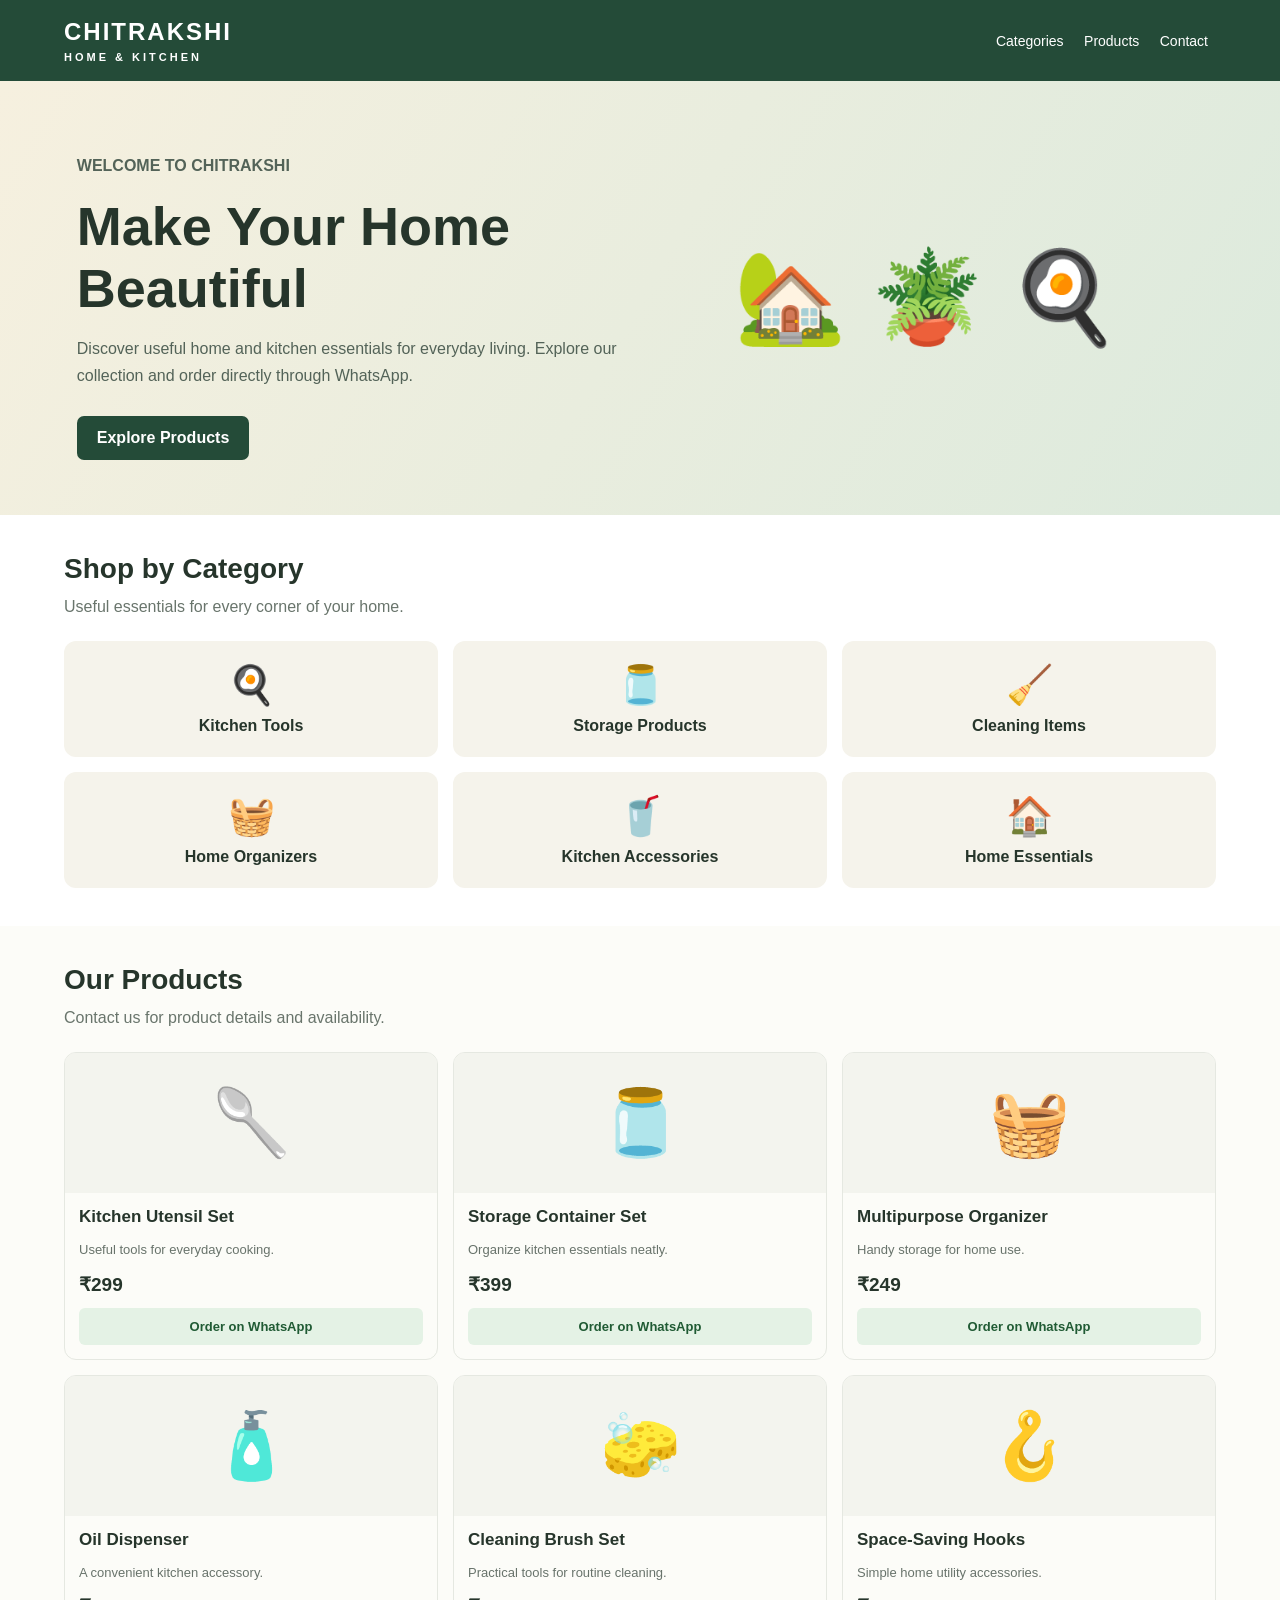
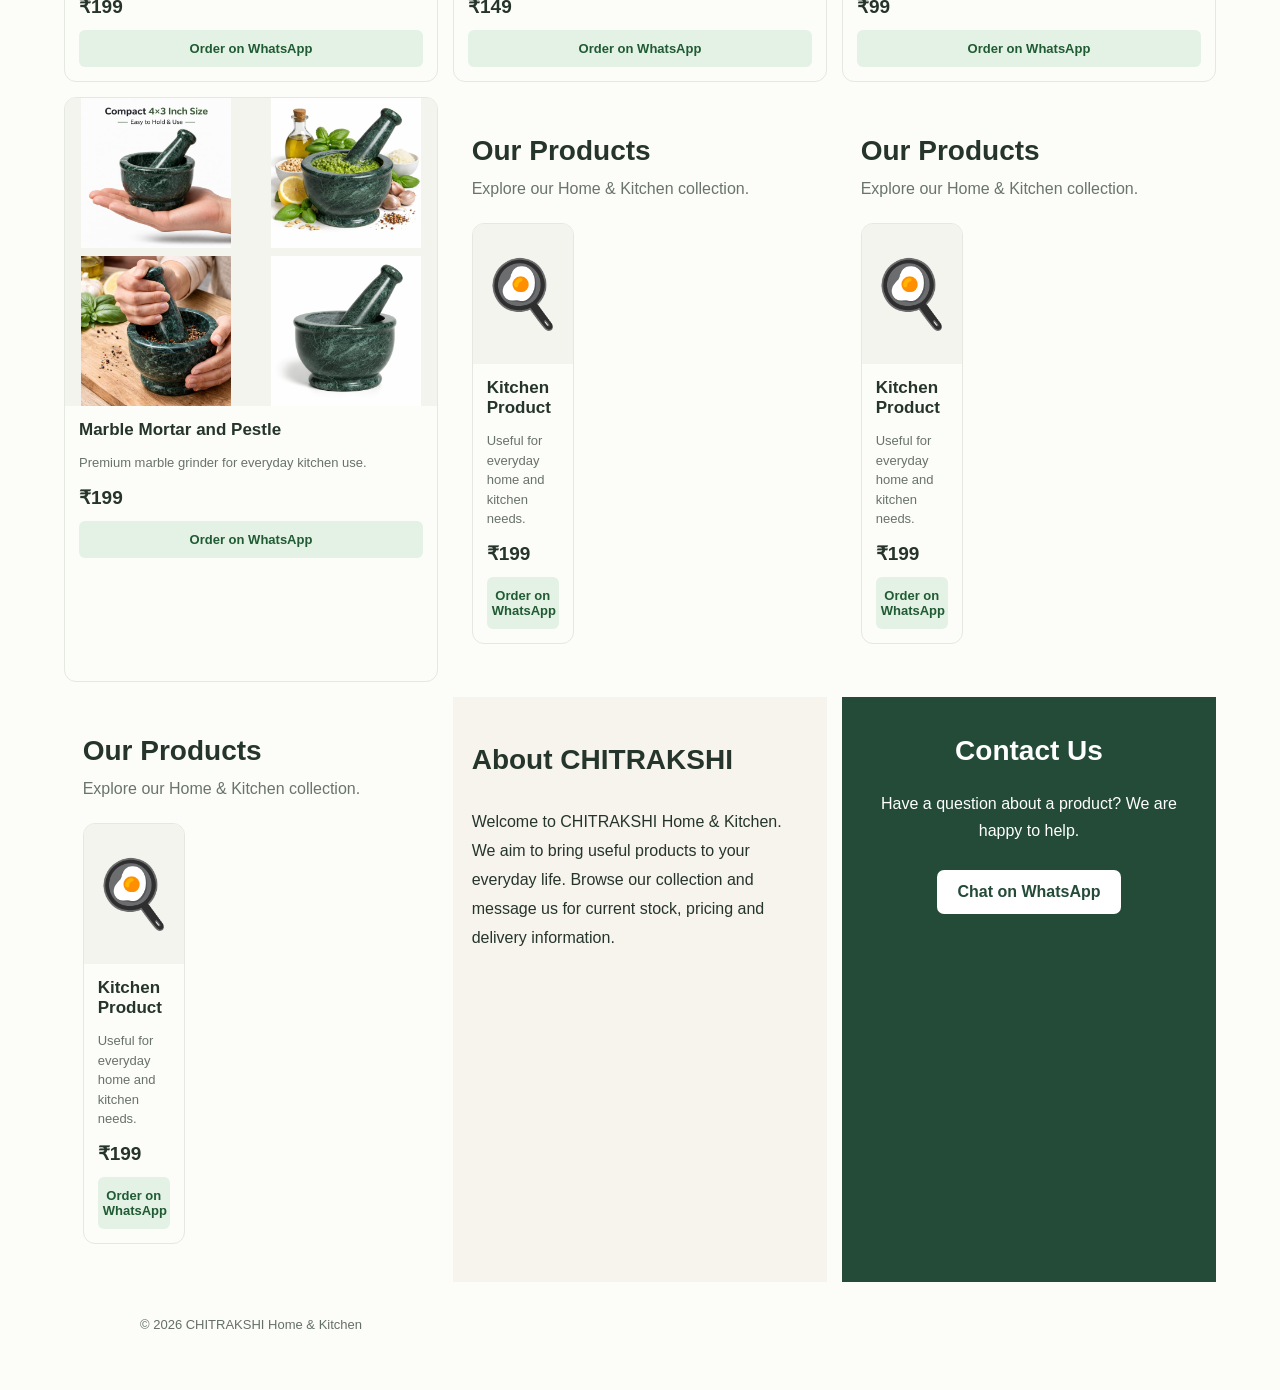
<file: index.html>
<!DOCTYPE html>
<html lang="en">
<head>
<meta charset="UTF-8">
<meta name="viewport" content="width=device-width, initial-scale=1.0">
<title>CHITRAKSHI | Home & Kitchen</title>
<style>
*{box-sizing:border-box}
body{margin:0;font-family:Arial,sans-serif;color:#26352b;background:#fff}
header{background:#244b38;color:white;padding:18px 5%;display:flex;justify-content:space-between;align-items:center;flex-wrap:wrap;gap:12px}
.logo{font-size:24px;font-weight:bold;letter-spacing:2px}
.logo small{display:block;font-size:11px;letter-spacing:3px;margin-top:5px}
nav a{color:white;text-decoration:none;margin:8px;font-size:14px}
.hero{padding:55px 6%;background:linear-gradient(120deg,#f6f0df,#dceadd);display:flex;align-items:center;justify-content:space-between;gap:20px;flex-wrap:wrap}
.hero div{flex:1;min-width:240px}
.hero h1{font-size:clamp(34px,6vw,54px);margin:12px 0}
.hero p{line-height:1.7;color:#536358}
.art{text-align:center;font-size:90px}
.btn{display:inline-block;background:#244b38;color:white;text-decoration:none;padding:13px 20px;border-radius:7px;margin-top:10px;font-weight:bold}
section{padding:38px 5%}
h2{font-size:28px;margin-top:0}
.sub{color:#69756c;margin-top:-10px;margin-bottom:25px}
.categories,.products{display:grid;grid-template-columns:repeat(3,1fr);gap:15px}
.category{text-align:center;background:#f5f3eb;padding:22px 8px;border-radius:12px;font-weight:bold}
.category span{display:block;font-size:38px;margin-bottom:10px}
.products{grid-template-columns:repeat(3,1fr)}
.product{border:1px solid #e5e8e1;border-radius:12px;overflow:hidden}
.pic{background:#f3f4ee;min-height:140px;display:flex;align-items:center;justify-content:center;font-size:65px}
.info{padding:14px}
.info h3{margin:0 0 8px;font-size:17px}
.info p{color:#68736b;font-size:13px;line-height:1.5}
.price{font-size:19px;font-weight:bold}
.order{display:block;background:#e4f2e5;color:#205b34;text-decoration:none;text-align:center;padding:11px 5px;border-radius:6px;font-size:13px;font-weight:bold;margin-top:12px}
.about{background:#f6f4ed;line-height:1.8}
.contact{background:#244b38;color:white;text-align:center}
.contact p{line-height:1.7}
footer{text-align:center;padding:20px;color:#657068;font-size:13px}
@media(max-width:600px){.categories{grid-template-columns:repeat(2,1fr)}.products{grid-template-columns:repeat(2,minmax(0,1fr));gap:10px}.pic{min-height:110px;font-size:48px}.info{padding:10px}.info h3{font-size:15px}.hero{padding:38px 5%}.art{font-size:65px}nav a{margin:4px}}
</style>
</head>
<body>
<header>
<div class="logo">CHITRAKSHI<small>HOME & KITCHEN</small></div>
<nav>
<a href="#categories">Categories</a>
<a href="#products">Products</a>
<a href="#contact">Contact</a>
</nav>
</header>

<div class="hero">
<div>
<p><b>WELCOME TO CHITRAKSHI</b></p>
<h1>Make Your Home Beautiful</h1>
<p>Discover useful home and kitchen essentials for everyday living. Explore our collection and order directly through WhatsApp.</p>
<a class="btn" href="#products">Explore Products</a>
</div>
<div class="art">🏡 🪴 🍳</div>
</div>

<section id="categories">
<h2>Shop by Category</h2>
<p class="sub">Useful essentials for every corner of your home.</p>
<div class="categories">
<div class="category"><span>🍳</span>Kitchen Tools</div>
<div class="category"><span>🫙</span>Storage Products</div>
<div class="category"><span>🧹</span>Cleaning Items</div>
<div class="category"><span>🧺</span>Home Organizers</div>
<div class="category"><span>🥤</span>Kitchen Accessories</div>
<div class="category"><span>🏠</span>Home Essentials</div>
</div>
</section>

<section id="products" style="background:#fcfcf8">
<h2>Our Products</h2>
<p class="sub">Contact us for product details and availability.</p>
<div class="products">

<div class="product">
<div class="pic">🥄</div>
<div class="info"><h3>Kitchen Utensil Set</h3><p>Useful tools for everyday cooking.</p><div class="price">₹299</div>
<a class="order" href="https://wa.me/918690012149?text=I%20want%20Kitchen%20Utensil%20Set">Order on WhatsApp</a></div>
</div>

<div class="product">
<div class="pic">🫙</div>
<div class="info"><h3>Storage Container Set</h3><p>Organize kitchen essentials neatly.</p><div class="price">₹399</div>
<a class="order" href="https://wa.me/918690012149?text=I%20want%20Storage%20Container%20Set">Order on WhatsApp</a></div>
</div>

<div class="product">
<div class="pic">🧺</div>
<div class="info"><h3>Multipurpose Organizer</h3><p>Handy storage for home use.</p><div class="price">₹249</div>
<a class="order" href="https://wa.me/918690012149?text=I%20want%20Multipurpose%20Organizer">Order on WhatsApp</a></div>
</div>

<div class="product">
<div class="pic">🧴</div>
<div class="info"><h3>Oil Dispenser</h3><p>A convenient kitchen accessory.</p><div class="price">₹199</div>
<a class="order" href="https://wa.me/918690012149?text=I%20want%20Oil%20Dispenser">Order on WhatsApp</a></div>
</div>

<div class="product">
<div class="pic">🧽</div>
<div class="info"><h3>Cleaning Brush Set</h3><p>Practical tools for routine cleaning.</p><div class="price">₹149</div>
<a class="order" href="https://wa.me/918690012149?text=I%20want%20Cleaning%20Brush%20Set">Order on WhatsApp</a></div>
</div>

<div class="product">
<div class="pic">🪝</div>
<div class="info"><h3>Space-Saving Hooks</h3><p>Simple home utility accessories.</p><div class="price">₹99</div>
<a class="order" href="https://wa.me/918690012149?text=I%20want%20Space-Saving%20Hooks">Order on WhatsApp</a></div>
</div>
<div class="product" onclick="window.location.href='product-mortar.html'" style="cursor:pointer;">

  <div class="pic" style="display:grid;grid-template-columns:1fr 1fr;gap:8px;">
    <img src="mortar1.jpg" alt="Marble Mortar Photo 1" style="width:100%;height:150px;object-fit:contain;">
    <img src="mortar2.jpg" alt="Marble Mortar Photo 2" style="width:100%;height:150px;object-fit:contain;">
    <img src="mortar3.jpg" alt="Marble Mortar Photo 3" style="width:100%;height:150px;object-fit:contain;">
    <img src="mortar4.jpg" alt="Marble Mortar Photo 4" style="width:100%;height:150px;object-fit:contain;">
  </div>

  <div class="info">
    <h3>Marble Mortar and Pestle</h3>
    <p>Premium marble grinder for everyday kitchen use.</p>
    <div class="price">₹199</div>
    <a class="order" onclick="event.stopPropagation();" href="https://wa.me/918690012149?text=I%20want%20Marble%20Mortar%20and%20Pestle">Order on WhatsApp</a>
  </div>

</div>

<section id="products">
  <h2>Our Products</h2>
  <p class="sub">Explore our Home & Kitchen collection.</p>

  <div class="products">

    <div class="product">
      <div class="pic">🍳</div>
      <div class="info">
        <h3>Kitchen Product</h3>
        <p>Useful for everyday home and kitchen needs.</p>
        <div class="price">₹199</div>
        <a class="order"
           href="https://wa.me/918690012149?text=I%20want%20to%20order%20Kitchen%20Product">
          Order on WhatsApp
        </a>
      </div>
    </div>

  </div>
</section>

<section id="products">
  <h2>Our Products</h2>
  <p class="sub">Explore our Home & Kitchen collection.</p>

  <div class="products">

    <div class="product">
      <div class="pic">🍳</div>
      <div class="info">
        <h3>Kitchen Product</h3>
        <p>Useful for everyday home and kitchen needs.</p>
        <div class="price">₹199</div>
        <a class="order"
           href="https://wa.me/918690012149?text=I%20want%20to%20order%20Kitchen%20Product">
          Order on WhatsApp
        </a>
      </div>
    </div>

  </div>
</section>
  
<section id="products">
  <h2>Our Products</h2>
  <p class="sub">Explore our Home & Kitchen collection.</p>

  <div class="products">
    <div class="product">
      <div class="pic">🍳</div>
      <div class="info">
        <h3>Kitchen Product</h3>
        <p>Useful for everyday home and kitchen needs.</p>
        <div class="price">₹199</div>
        <a class="order"
           href="https://wa.me/918690012149?text=I%20want%20to%20order%20Kitchen%20Product">
          Order on WhatsApp
        </a>
      </div>
    </div>
  </div>
</section>

<section class="about">
<h2>About CHITRAKSHI</h2>
<p>Welcome to CHITRAKSHI Home & Kitchen. We aim to bring useful products to your everyday life. Browse our collection and message us for current stock, pricing and delivery information.</p>
</section>

<section id="contact" class="contact">
<h2>Contact Us</h2>
<p>Have a question about a product? We are happy to help.</p>
<a class="btn" style="background:white;color:#244b38" href="https://wa.me/918690012149">Chat on WhatsApp</a>
</section>

<footer>© 2026 CHITRAKSHI Home & Kitchen</footer>
</body>
</html>
</file>
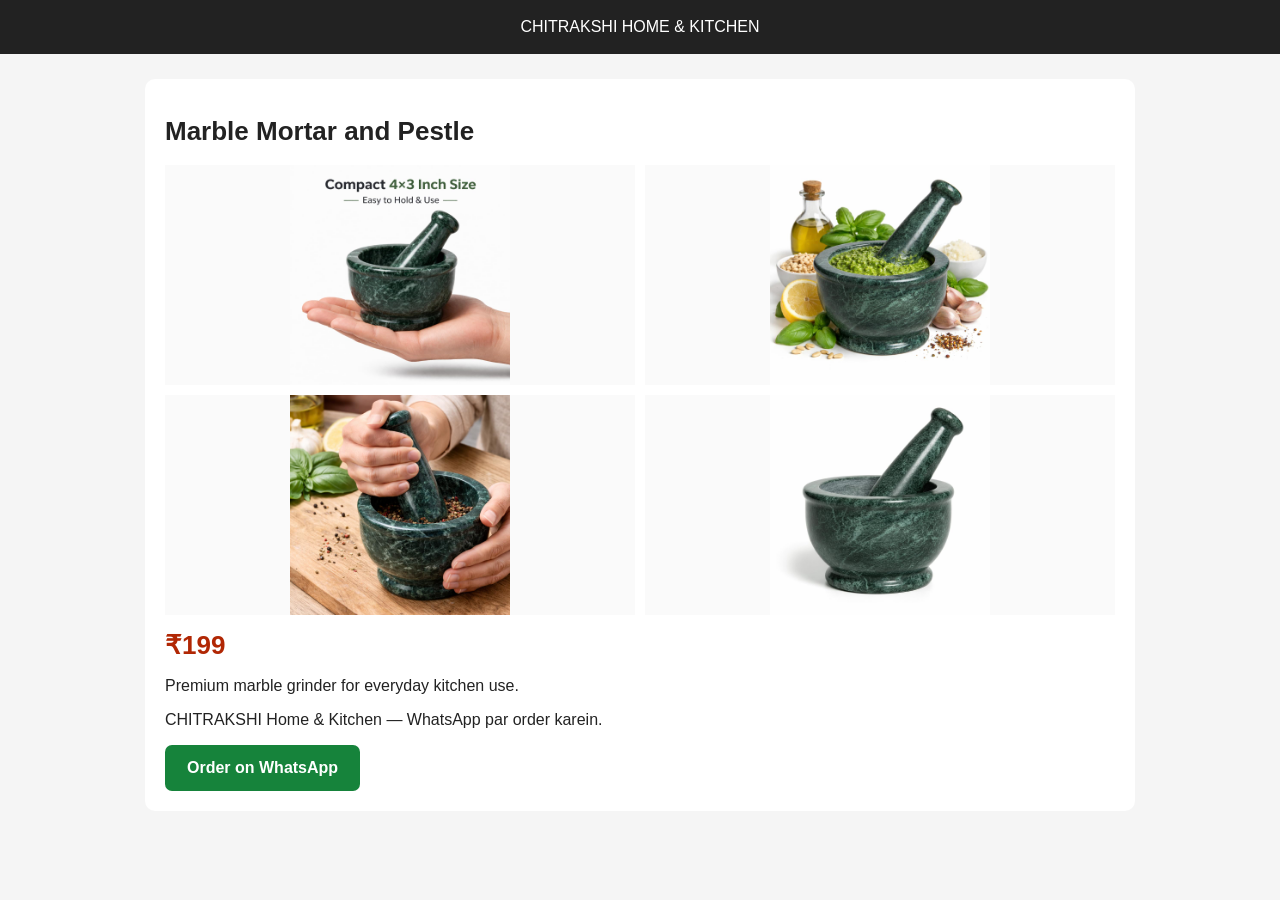
<file: product-mortar.html>
<!DOCTYPE html>
<html lang="en">
<head>
<meta charset="UTF-8">
<meta name="viewport" content="width=device-width, initial-scale=1.0">
<title>Marble Mortar and Pestle | CHITRAKSHI</title>
<style>
body{font-family:Arial,sans-serif;margin:0;background:#f5f5f5;color:#222}
header{background:#222;color:white;padding:18px;text-align:center}
main{max-width:950px;margin:25px auto;padding:20px;background:white;border-radius:10px}
.gallery{display:grid;grid-template-columns:repeat(2,minmax(0,1fr));gap:10px}
.gallery img{width:100%;height:220px;object-fit:contain;background:#fafafa;cursor:pointer}
h1{font-size:26px}
.price{font-size:26px;color:#b12704;font-weight:bold;margin:15px 0}
.order{display:inline-block;background:#16833b;color:white;text-decoration:none;padding:14px 22px;border-radius:7px;font-weight:bold}
@media(max-width:600px){main{margin:10px;padding:12px}.gallery img{height:150px}h1{font-size:22px}}
</style>
</head>
<body>
<header>CHITRAKSHI HOME &amp; KITCHEN</header>
<main>
<h1>Marble Mortar and Pestle</h1>
<div class="gallery">
<img src="mortar1.jpg" alt="Marble Mortar photo 1" onclick="showPhoto(this.src)">
<img src="mortar2.jpg" alt="Marble Mortar photo 2" onclick="showPhoto(this.src)">
<img src="mortar3.jpg" alt="Marble Mortar photo 3" onclick="showPhoto(this.src)">
<img src="mortar4.jpg" alt="Marble Mortar photo 4" onclick="showPhoto(this.src)">
</div>
<div class="price">₹199</div>
<p>Premium marble grinder for everyday kitchen use.</p>
<p>CHITRAKSHI Home &amp; Kitchen — WhatsApp par order karein.</p>
<a class="order" href="https://wa.me/918690012149?text=I%20want%20Marble%20Mortar%20and%20Pestle">Order on WhatsApp</a>
</main>
<script>
function showPhoto(src){
  const w=window.open("");
  if(w){w.document.write('<img src="'+src+'" style="display:block;max-width:100%;height:auto;margin:auto">');}
}
</script>
</body>
</html>
</file>
